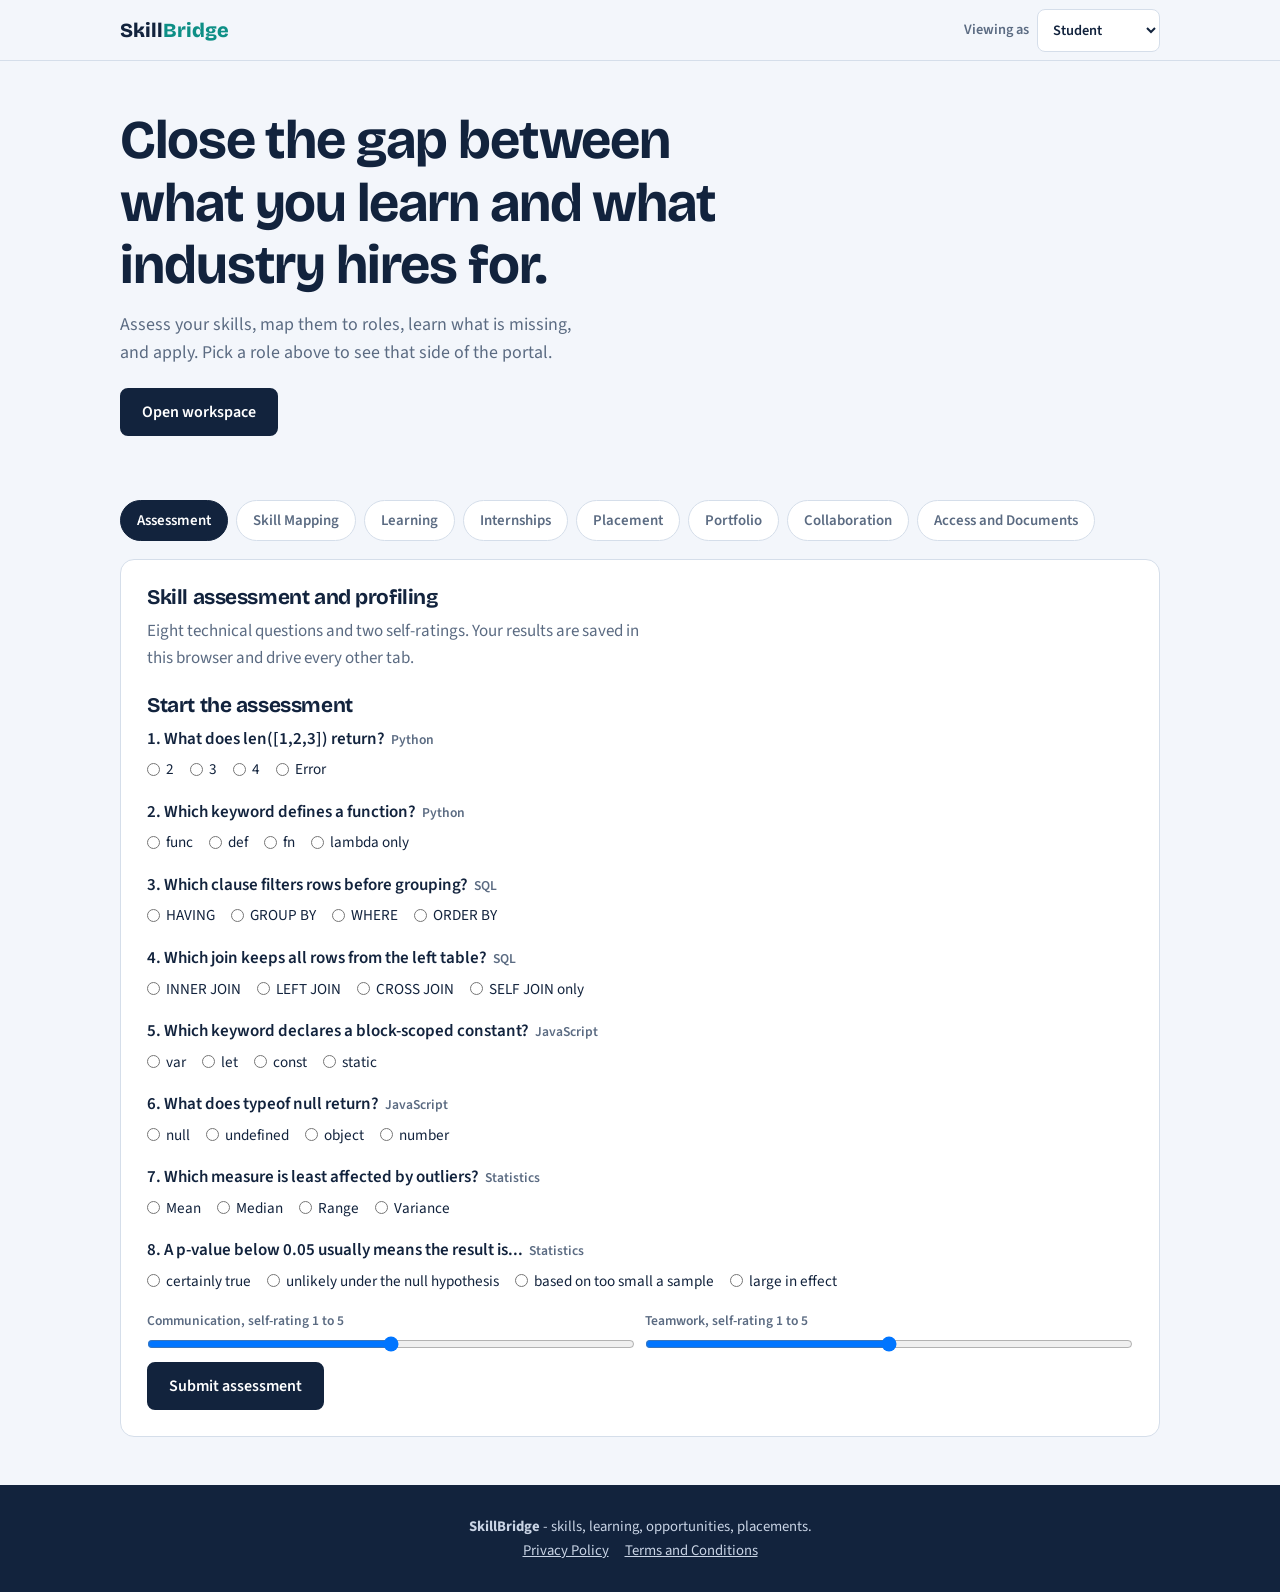
<file: index.html>
<!DOCTYPE html>
<html lang="en">
<head>
<meta charset="UTF-8">
<meta name="viewport" content="width=device-width, initial-scale=1">
<title>SkillBridge - Academia-Industry Collaboration Portal</title>
<link rel="icon" href="data:image/svg+xml,%3Csvg xmlns='http://www.w3.org/2000/svg' viewBox='0 0 32 32'%3E%3Crect width='32' height='32' rx='7' fill='%2312233D'/%3E%3Cpath d='M5 23h22M8 23v-6a8 8 0 0 1 16 0v6' fill='none' stroke='%230E8F86' stroke-width='3'/%3E%3C/svg%3E">
<link href="https://fonts.googleapis.com/css2?family=Bricolage+Grotesque:wght@500;700;800&family=Source+Sans+3:wght@400;600&display=swap" rel="stylesheet">
<style>
:root{--paper:#F3F6FB;--ink:#12233D;--muted:#5B6B82;--line:#D5DEEA;--teal:#0E8F86;--teal-soft:#DDF3F1;--amber:#F2A33A;--coral:#D9534F;--white:#fff;--head:'Bricolage Grotesque','Trebuchet MS',sans-serif;--body:'Source Sans 3','Segoe UI',sans-serif}
*{box-sizing:border-box;margin:0;padding:0}
html{scroll-behavior:smooth}
body{font-family:var(--body);background:var(--paper);color:var(--ink);line-height:1.6;font-size:17px}
h1,h2,h3{font-family:var(--head);line-height:1.15;letter-spacing:-.02em}
a{color:inherit}
:focus-visible{outline:3px solid var(--amber);outline-offset:2px}
.wrap{max-width:1080px;margin:0 auto;padding:0 20px}
section{padding:48px 0}
h2{font-size:clamp(1.7rem,4vw,2.4rem);margin-bottom:10px}
h3{font-size:1.3rem;margin-bottom:8px}
.lead{color:var(--muted);max-width:62ch;margin-bottom:22px}
header{position:sticky;top:0;z-index:10;background:rgba(243,246,251,.94);border-bottom:1px solid var(--line)}
.nav{display:flex;align-items:center;justify-content:space-between;height:60px;gap:12px}
.logo{font-family:var(--head);font-weight:800;font-size:1.25rem;text-decoration:none}
.logo span{color:var(--teal)}
.nav label{font-size:.9rem;font-weight:600;color:var(--muted);display:flex;align-items:center;gap:8px}
.btn{display:inline-block;background:var(--ink);color:var(--white);padding:11px 20px;border-radius:8px;font:600 1rem var(--body);text-decoration:none;border:2px solid var(--ink);cursor:pointer}
.btn:hover{background:var(--teal);border-color:var(--teal)}
.btn.alt{background:transparent;color:var(--ink)}
.btn.alt:hover{background:var(--ink);color:var(--white)}
.hero{padding:48px 0 16px}
.hero h1{font-size:clamp(2.1rem,5.5vw,3.4rem);margin-bottom:14px;max-width:20ch}
.hero p{color:var(--muted);font-size:1.12rem;margin-bottom:20px;max-width:52ch}
select,input[type=text],input[type=number],textarea{font:inherit;padding:9px 11px;border:1px solid var(--line);border-radius:8px;background:var(--white);color:var(--ink);max-width:100%}
select{cursor:pointer}
.tabs{display:flex;gap:8px;flex-wrap:wrap;margin-bottom:18px}
.tab{padding:9px 16px;border-radius:999px;border:1px solid var(--line);background:var(--white);font:600 .93rem var(--body);cursor:pointer;color:var(--muted)}
.tab:hover{border-color:var(--ink)}
.tab[aria-selected=true]{background:var(--ink);color:var(--white);border-color:var(--ink)}
.panel{background:var(--white);border:1px solid var(--line);border-radius:14px;padding:26px}
.card{border:1px solid var(--line);border-radius:10px;padding:16px;margin-bottom:16px;background:var(--paper)}
.grid2{display:grid;grid-template-columns:1fr 1fr;gap:16px}
.skill{margin-bottom:12px}
.skill-row{display:flex;justify-content:space-between;font-size:.92rem;font-weight:600;margin-bottom:5px}
.track{position:relative;height:12px;background:var(--line);border-radius:6px}
.have{position:absolute;left:0;top:0;bottom:0;border-radius:6px;background:var(--teal)}
.have.low{background:var(--coral)}
.need{position:absolute;top:-4px;bottom:-4px;width:3px;background:var(--ink);border-radius:2px}
.item{display:flex;justify-content:space-between;align-items:center;gap:12px;padding:12px 0;border-bottom:1px solid var(--line);flex-wrap:wrap}
.item:last-child{border-bottom:0}
.item b{display:block}
.item span.m{color:var(--muted);font-size:.9rem}
.pill{display:inline-block;padding:2px 11px;border-radius:999px;font-weight:700;font-size:.82rem;background:var(--teal-soft);color:#0A6B64;margin-right:6px}
.pill.mid{background:#FCEBCF;color:#8A5A0B}
.pill.low{background:#F9DEDD;color:#8E2B28}
.sm{padding:6px 14px;border-radius:6px;border:1.5px solid var(--ink);background:transparent;font:600 .85rem var(--body);cursor:pointer;color:var(--ink)}
.sm:hover{background:var(--ink);color:var(--white)}
.sm.done{background:var(--teal);border-color:var(--teal);color:var(--white);cursor:default}
fieldset{border:0;margin-bottom:14px}
legend{font-weight:600;margin-bottom:4px}
legend em{font-style:normal;color:var(--muted);font-size:.85rem;margin-left:6px}
.opt{display:inline-flex;align-items:center;gap:6px;margin-right:16px;font-size:.95rem}
.f{display:grid;grid-template-columns:repeat(auto-fit,minmax(170px,1fr));gap:10px;align-items:end;margin-bottom:10px}
.f label{display:flex;flex-direction:column;font-size:.85rem;font-weight:600;color:var(--muted);gap:4px}
.chk{display:flex;gap:12px;flex-wrap:wrap;font-size:.92rem;margin-bottom:10px}
.chk label{display:flex;align-items:center;gap:5px}
table{width:100%;border-collapse:collapse}
th,td{text-align:left;padding:10px 12px;border-bottom:1px solid var(--line);font-size:.95rem}
th{color:var(--muted);font-family:var(--head)}
.scroll{overflow-x:auto}
.bar{display:grid;grid-template-columns:120px 1fr 44px;gap:12px;align-items:center;margin-bottom:10px;font-size:.92rem;font-weight:600}
.bar div{height:14px;background:var(--line);border-radius:8px;overflow:hidden}
.bar i{display:block;height:100%;background:var(--amber)}
.stats{display:grid;grid-template-columns:repeat(4,1fr);gap:12px;margin-bottom:18px}
.stat{border:1px solid var(--line);border-radius:10px;padding:14px;background:var(--paper)}
.stat b{font-family:var(--head);font-size:1.7rem;display:block}
.stat span{color:var(--muted);font-size:.88rem}
.note{color:var(--muted);font-size:.9rem;margin:8px 0 14px}
#legal{display:none}
#legal p,#legal li{max-width:70ch;margin-bottom:10px}
#legal ul{padding-left:20px}
footer{background:var(--ink);color:#C9D4E5;padding:30px 0;text-align:center;font-size:.92rem}
footer a{margin:0 8px}
.toast{position:fixed;bottom:20px;right:20px;background:var(--ink);color:var(--white);padding:12px 20px;border-radius:8px;z-index:100;display:none}
.toast.show{display:block}
@media(max-width:820px){.grid2,.stats{grid-template-columns:1fr 1fr}.bar{grid-template-columns:90px 1fr 40px}section{padding:36px 0}}
@media(max-width:520px){.grid2,.stats{grid-template-columns:1fr}.nav label span{display:none}}
@media print{header,.tabs,footer,.hero,.noprint{display:none!important}.panel{border:0}}
</style>
</head>
<body>
<header><div class="wrap nav">
<a class="logo" href="#top">Skill<span>Bridge</span></a>
<label for="roleSel"><span>Viewing as</span>
<select id="roleSel" data-c="role"><option value="student">Student</option><option value="academician">Academician</option><option value="industry">Industry</option><option value="institution">Institution</option></select></label>
</div></header>

<main id="top">
<div id="home">
<section class="hero"><div class="wrap">
<h1>Close the gap between what you learn and what industry hires for.</h1>
<p>Assess your skills, map them to roles, learn what is missing, and apply. Pick a role above to see that side of the portal.</p>
<a class="btn" href="#app">Open workspace</a>
</div></section>
<section id="app"><div class="wrap">
<div class="tabs" role="tablist" id="tabBar"></div>
<div class="panel" id="view"></div>
</div></section>
</div>

<section id="legal"><div class="wrap">
<div id="privacy">
<h2>Privacy Policy</h2>
<p>SkillBridge in this form has no server and no accounts. Everything you enter is stored only in your own browser (local storage) on this device.</p>
<ul>
<li>What is stored: the name you enter, assessment results, courses, applications, portfolio entries, postings you create, and the file name, size and type of any document you add.</li>
<li>Documents you add are not read or uploaded. Only their names and sizes are kept.</li>
<li>No analytics, advertising or tracking cookies are used. Fonts are loaded from Google Fonts, which may receive your IP address as part of that request.</li>
<li>You can delete everything at any time with the "Clear my data" button in the Access tab, or by clearing site data in your browser.</li>
</ul>
<p>If this portal is deployed by an institution or company, that organisation is responsible for its own contact details and any server-side data handling it adds.</p>
</div>
<div id="terms">
<h2>Terms and Conditions</h2>
<ul>
<li>This is a demonstration portal. Companies, internships, courses, events and candidates shown as listings are sample data and are not real offers.</li>
<li>Match scores and readiness figures are indicative calculations from the skill levels you enter or earn here. They do not guarantee selection or placement.</li>
<li>Course completion and skill levels are self-recorded until an institution user marks them as verified.</li>
<li>Do not enter information that is false, belongs to someone else, or that you are not allowed to share.</li>
<li>The portal is provided as is, without warranties of any kind.</li>
</ul>
</div>
<p><a class="btn alt" href="#top">Back to portal</a></p>
</div></section>
</main>

<footer><div class="wrap"><b>SkillBridge</b> - skills, learning, opportunities, placements.<br>
<a href="#privacy">Privacy Policy</a><a href="#terms">Terms and Conditions</a></div></footer>
<div class="toast" id="toast" role="status"></div>

<script>
const SK=['Python','SQL','JavaScript','Statistics','Communication','Teamwork'];
const ROLES={
'Data Analyst':{ind:'Analytics',req:{SQL:70,Statistics:60,Python:60,Communication:60}},
'Web Developer':{ind:'Software',req:{JavaScript:70,Python:40,Communication:50,Teamwork:60}},
'ML Engineer':{ind:'AI and Research',req:{Python:75,Statistics:70,SQL:50,Teamwork:50}}};
const QS=[
['Python','What does len([1,2,3]) return?',['2','3','4','Error'],1],
['Python','Which keyword defines a function?',['func','def','fn','lambda only'],1],
['SQL','Which clause filters rows before grouping?',['HAVING','GROUP BY','WHERE','ORDER BY'],2],
['SQL','Which join keeps all rows from the left table?',['INNER JOIN','LEFT JOIN','CROSS JOIN','SELF JOIN only'],1],
['JavaScript','Which keyword declares a block-scoped constant?',['var','let','const','static'],2],
['JavaScript','What does typeof null return?',['null','undefined','object','number'],2],
['Statistics','Which measure is least affected by outliers?',['Mean','Median','Range','Variance'],1],
['Statistics','A p-value below 0.05 usually means the result is...',['certainly true','unlikely under the null hypothesis','based on too small a sample','large in effect'],1]];
const COURSES=[
{id:'c1',t:'SQL for Analysts',k:'Course',s:'SQL',w:'4 weeks'},
{id:'c2',t:'Python Foundations',k:'Certification',s:'Python',w:'6 weeks'},
{id:'c3',t:'Statistics with Python',k:'Course',s:'Statistics',w:'5 weeks'},
{id:'c4',t:'Modern JavaScript',k:'Certification',s:'JavaScript',w:'6 weeks'},
{id:'c5',t:'Technical Communication',k:'Workshop',s:'Communication',w:'2 days'},
{id:'c6',t:'Team Projects in Practice',k:'Training',s:'Teamwork',w:'1 week'}];
const POSTS0=[
{id:'p1',t:'Data Analyst Intern',c:'Nilgiri Analytics',k:'Internship',req:{SQL:60,Statistics:50}},
{id:'p2',t:'Frontend Developer',c:'Marina Labs',k:'Full-time',req:{JavaScript:70,Communication:60}},
{id:'p3',t:'ML Apprentice',c:'Kaveri AI',k:'Apprenticeship',req:{Python:70,Statistics:60}},
{id:'p4',t:'IoT Live Project',c:'Coromandel Systems',k:'Project',req:{Python:50,Teamwork:60}},
{id:'p5',t:'Junior Data Analyst',c:'Nilgiri Analytics',k:'Full-time',req:{SQL:70,Python:60,Communication:60}}];
const FAC=[
{id:'f1',t:'Faculty internship in data engineering',k:'Faculty internship',c:'Nilgiri Analytics'},
{id:'f2',t:'Industrial training: cloud basics',k:'Industrial training',c:'Marina Labs'},
{id:'f3',t:'FDP on applied machine learning',k:'FDP',c:'Kaveri AI'},
{id:'f4',t:'Campus sensor network study',k:'Consultancy',c:'Coromandel Systems'},
{id:'f5',t:'Language tools for Tamil',k:'Research collaboration',c:'Kaveri AI'}];
const EV0=[
{id:'e1',t:'Career paths in analytics',k:'Mentorship',c:'Nilgiri Analytics'},
{id:'e2',t:'Data in manufacturing',k:'Guest lecture',c:'Coromandel Systems'},
{id:'e3',t:'Git and team workflow',k:'Workshop',c:'Marina Labs'},
{id:'e4',t:'Campus energy dashboard',k:'Innovation challenge',c:'Coromandel Systems'},
{id:'e5',t:'Inventory forecasting',k:'Live project',c:'Nilgiri Analytics'}];
const CANDS=[
{n:'Candidate 1',s:{SQL:85,Python:70,Statistics:75,Communication:70,JavaScript:30,Teamwork:65}},
{n:'Candidate 2',s:{JavaScript:85,Python:55,SQL:40,Statistics:35,Communication:75,Teamwork:80}},
{n:'Candidate 3',s:{Python:80,Statistics:80,SQL:60,JavaScript:40,Communication:55,Teamwork:60}}];
const STAGES=['Applied','Shortlisted','Interview','Offer'];
const TABS=[
['assess','Assessment','student'],['map','Skill Mapping','student,institution'],
['learn','Learning','student,academician'],['intern','Internships','student,industry'],
['place','Placement','student,industry'],['portfolio','Portfolio','student,institution'],
['fac','Academician','academician,institution'],['collab','Collaboration','student,academician,industry,institution'],
['analytics','Analytics','industry,institution'],['access','Access and Documents','student,academician,industry,institution']];

const def=()=>({role:'student',name:'Piyush',target:'Data Analyst',base:{},bonus:{},assessed:false,enrolled:{},done:{},applied:{},stage:{},posts:[],events:[],projects:[],achv:[],fac:{},joined:{},docs:[],ver:{},tab:'assess',cp:'',cm:70});
let S=def();
try{Object.assign(S,JSON.parse(localStorage.getItem('sb')||'{}'))}catch(e){}
const save=()=>{try{localStorage.setItem('sb',JSON.stringify(S))}catch(e){}};
const $=s=>document.querySelector(s);
const esc=s=>String(s).replace(/[&<>"']/g,c=>({'&':'&amp;','<':'&lt;','>':'&gt;','"':'&quot;',"'":'&#39;'}[c]));
let tt;
function toast(m){const t=$('#toast');t.textContent=m;t.className='toast show';clearTimeout(tt);tt=setTimeout(()=>t.className='toast',2800)}

const lv=k=>Math.min(100,(S.base[k]||0)+(S.bonus[k]||0));
const fit=(req,get=lv)=>{const e=Object.entries(req);return Math.round(e.reduce((a,[k,r])=>a+Math.min(get(k),r)/r,0)/e.length*100)};
const cls=n=>n>=80?'':n>=60?' mid':' low';
const pill=n=>`<span class="pill${cls(n)}">${n}%</span>`;
const bar=(k,h,r)=>`<div class="skill"><div class="skill-row"><span>${esc(k)}</span><span>${h}%${r?' / '+r+'%':''}</span></div><div class="track"><div class="have${r&&h<r?' low':''}" style="width:${h}%"></div>${r?`<div class="need" style="left:${r}%"></div>`:''}</div></div>`;
const allPosts=()=>POSTS0.concat(S.posts);
const allEv=()=>EV0.concat(S.events);
const reqText=r=>Object.entries(r).map(([k,v])=>`${esc(k)} ${v}%`).join(', ');
const roleSel=()=>`<label>Target role <select data-c="target">${Object.keys(ROLES).map(r=>`<option${r===S.target?' selected':''}>${r}</option>`).join('')}</select></label>`;
const kb=n=>n<1024?n+' B':Math.round(n/1024)+' KB';
const isIn=(role,tab)=>TABS.find(t=>t[0]===tab)[2].split(',').includes(role);
const canVerify=()=>S.role==='institution';
const vbadge=key=>S.ver[key]?'<span class="pill">Verified</span>':'<span class="pill mid">Not verified</span>';
const vbtn=key=>canVerify()&&!S.ver[key]?`<button class="sm" data-a="verify" data-v="${key}">Verify</button>`:'';

const V={
assess(){
 const r=ROLES[S.target].req;
 let h=`<h3>Skill assessment and profiling</h3><p class="lead">Eight technical questions and two self-ratings. Your results are saved in this browser and drive every other tab.</p>`;
 if(S.assessed){
  const gaps=Object.entries(r).filter(([k,v])=>lv(k)<v).map(([k])=>k);
  h+=`<div class="card"><div class="item"><b>Your profile against ${esc(S.target)}</b>${roleSel()}</div>${SK.map(k=>bar(k,lv(k),r[k]||0)).join('')}<p class="note">${gaps.length?'Gaps: '+gaps.map(esc).join(', ')+'. See the Learning tab.':'You meet every requirement for this role.'}</p></div>`;
 }
 h+=`<h3>${S.assessed?'Retake':'Start'} the assessment</h3>`;
 h+=QS.map((q,i)=>`<fieldset><legend>${i+1}. ${esc(q[1])}<em>${q[0]}</em></legend>${q[2].map((o,j)=>`<label class="opt"><input type="radio" name="q${i}" value="${j}"> ${esc(o)}</label>`).join('')}</fieldset>`).join('');
 h+=`<div class="f">${['Communication','Teamwork'].map(k=>`<label>${k}, self-rating 1 to 5<input type="range" min="1" max="5" value="${S.assessed?Math.max(1,Math.round(lv(k)/20)):3}" id="s_${k}"></label>`).join('')}</div><button class="btn" data-a="submitAssess">Submit assessment</button>`;
 return h;
},
map(){
 const r=ROLES[S.target];
 const ranked=Object.entries(ROLES).map(([n,o])=>[n,fit(o.req),o]).sort((a,b)=>b[1]-a[1]);
 const gaps=Object.entries(r.req).filter(([k,v])=>lv(k)<v);
 const path=gaps.map(([k])=>COURSES.find(c=>c.s===k)).filter(Boolean);
 const posts=allPosts().map(p=>[p,fit(p.req)]).sort((a,b)=>b[1]-a[1]).slice(0,3);
 return `<h3>Skill mapping</h3><p class="lead">Your skills mapped to roles, industries, learning pathways and open postings.${S.assessed?'':' Take the assessment first for meaningful results.'}</p>
 <div class="item"><div>${roleSel()}</div><div>Industry: <b style="display:inline">${esc(r.ind)}</b> ${pill(fit(r.req))}</div></div>
 <div class="grid2"><div class="card"><b>Skills against role</b><div style="margin-top:10px">${Object.entries(r.req).map(([k,v])=>bar(k,lv(k),v)).join('')}</div></div>
 <div class="card"><b>All roles ranked by fit</b>${ranked.map(x=>`<div class="item"><div><b>${esc(x[0])}</b><span class="m">${esc(x[2].ind)}</span></div>${pill(x[1])}</div>`).join('')}</div></div>
 <div class="card"><b>Learning pathway</b>${path.length?path.map(c=>`<div class="item"><div><b>${esc(c.t)}</b><span class="m">${c.k}, ${c.w}, builds ${esc(c.s)}</span></div></div>`).join('')+'<p class="note">Enrol from the Learning tab.</p>':'<p class="note">No gaps for this role.</p>'}</div>
 <div class="card"><b>Best matching postings</b>${posts.map(([p,m])=>`<div class="item"><div><b>${esc(p.t)}</b><span class="m">${esc(p.c)}, ${p.k}</span></div>${pill(m)}</div>`).join('')}</div>`;
},
learn(){
 const rows=COURSES.map(c=>{
  let b=S.done[c.id]?'<button class="sm done" disabled>Completed</button>':S.enrolled[c.id]?`<button class="sm" data-a="complete" data-v="${c.id}">Mark complete</button>`:`<button class="sm" data-a="enroll" data-v="${c.id}">Enroll</button>`;
  return `<div class="item"><div><b>${esc(c.t)}</b><span class="m">${c.k}, ${c.w}, builds ${esc(c.s)} (current ${lv(c.s)}%)</span></div>${b}</div>`}).join('');
 return `<h3>Learning and certification</h3><p class="lead">Completing an item adds 15 points to its skill and a certificate to your portfolio. Catalogue entries are sample listings.</p>${rows}`;
},
intern(){
 let h=`<h3>Internships, projects and apprenticeships</h3><p class="lead">Match scores compare your current skills with what each post needs.</p>`;
 if(S.role==='industry'){
  h+=`<div class="card"><b>Post an opportunity</b><div class="f" style="margin-top:10px"><label>Title<input type="text" id="pt" maxlength="60"></label><label>Company<input type="text" id="pc" maxlength="60"></label><label>Type<select id="pk"><option>Internship</option><option>Project</option><option>Apprenticeship</option><option>Full-time</option></select></label><label>Minimum level (%)<input type="number" id="pm" min="10" max="100" value="60"></label></div>
  <div class="chk">${SK.map(k=>`<label><input type="checkbox" class="psk" value="${k}"> ${k}</label>`).join('')}</div><button class="btn" data-a="postJob">Publish</button></div>`;
 }
 const list=allPosts().filter(p=>S.role==='industry'||p.k!=='Full-time');
 h+=`<div class="scroll"><table><thead><tr><th>Role</th><th>Company</th><th>Type</th><th>Needs</th><th>Match</th>${S.role==='student'?'<th></th>':''}</tr></thead><tbody>`;
 h+=list.map(p=>`<tr><td>${esc(p.t)}</td><td>${esc(p.c)}</td><td>${p.k}</td><td>${reqText(p.req)}</td><td>${pill(fit(p.req))}</td>${S.role==='student'?`<td>${applyBtn(p.id)}</td>`:''}</tr>`).join('');
 return h+'</tbody></table></div>';
},
place(){
 const fp=allPosts().filter(p=>p.k==='Full-time');
 let h=`<h3>Placement support</h3><p class="lead">Job postings, application tracking, and skill-based shortlisting.</p>`;
 if(S.role==='student'){
  h+=`<div class="card"><b>Job openings</b>${fp.map(p=>`<div class="item"><div><b>${esc(p.t)}</b><span class="m">${esc(p.c)}, needs ${reqText(p.req)}</span></div><div>${pill(fit(p.req))}${applyBtn(p.id)}</div></div>`).join('')}</div>`;
 }
 const apps=allPosts().filter(p=>S.applied[p.id]);
 h+=`<div class="card"><b>Application tracker</b>${apps.length?apps.map(p=>`<div class="item"><div><b>${esc(p.t)}</b><span class="m">${esc(p.c)}, ${p.k}</span></div><div><span class="pill${S.stage[p.id]===3?'':' mid'}">${STAGES[S.stage[p.id]]}</span>${S.role==='industry'&&S.stage[p.id]<3?`<button class="sm" data-a="adv" data-v="${p.id}">Move to ${STAGES[S.stage[p.id]+1]}</button>`:''}</div></div>`).join(''):'<p class="note">No applications yet.</p>'}</div>`;
 if(S.role==='industry'){
  const sel=fp.find(p=>p.id===S.cp)||fp[0];
  if(sel){
   const me={n:S.name+' (student profile)',s:Object.fromEntries(SK.map(k=>[k,lv(k)]))};
   const rk=CANDS.concat(me).map(c=>[c,fit(sel.req,k=>c.s[k]||0)]).sort((a,b)=>b[1]-a[1]);
   h+=`<div class="card"><b>Candidate recommendations and shortlisting</b><div class="f" style="margin-top:10px"><label>Posting<select data-c="cp">${fp.map(p=>`<option value="${p.id}"${p.id===sel.id?' selected':''}>${esc(p.t)} - ${esc(p.c)}</option>`).join('')}</select></label><label>Shortlist at match of at least (%)<input type="number" data-c="cm" min="10" max="100" value="${S.cm}"></label></div>
   ${rk.map(([c,m])=>`<div class="item"><div><b>${esc(c.n)}</b></div><div>${pill(m)}${m>=S.cm?'<span class="pill">Shortlisted</span>':''}</div></div>`).join('')}<p class="note">Candidates 1 to 3 are sample profiles.</p></div>`;
  }
 }
 return h;
},
portfolio(){
 const pk=SK.filter(k=>lv(k)>0);
 const certs=COURSES.filter(c=>S.done[c.id]);
 const ints=allPosts().filter(p=>S.applied[p.id]&&p.k!=='Full-time');
 const stu=S.role==='student';
 return `<h3>Digital student portfolio</h3>
 <div class="f"><label>Name<input type="text" data-c="name" value="${esc(S.name)}" maxlength="50" ${stu?'':'disabled'}></label></div>
 <div class="card"><b>Skills</b>${pk.length?pk.map(k=>`<div class="item"><div><b>${esc(k)}</b><span class="m">${lv(k)}%</span></div><div>${vbadge('sk:'+k)}${vbtn('sk:'+k)}</div></div>`).join(''):'<p class="note">Take the assessment to add skills.</p>'}</div>
 <div class="card"><b>Certifications</b>${certs.length?certs.map(c=>`<div class="item"><div><b>${esc(c.t)}</b><span class="m">${c.k}</span></div><div>${vbadge('c:'+c.id)}${vbtn('c:'+c.id)}</div></div>`).join(''):'<p class="note">Complete a course to add one.</p>'}</div>
 <div class="card"><b>Internships and projects</b>${ints.length?ints.map(p=>`<div class="item"><div><b>${esc(p.t)}</b><span class="m">${esc(p.c)}, ${STAGES[S.stage[p.id]]}</span></div><div>${vbadge('i:'+p.id)}${vbtn('i:'+p.id)}</div></div>`).join(''):'<p class="note">Apply from the Internships tab.</p>'}</div>
 <div class="card"><b>Projects</b>${S.projects.map((p,i)=>`<div class="item"><div><b>${esc(p.t)}</b><span class="m">${esc(p.d)}</span></div><div>${vbadge('pr:'+i)}${vbtn('pr:'+i)}</div></div>`).join('')}
 ${stu?`<div class="f"><label>Title<input type="text" id="prt" maxlength="60"></label><label>Description<input type="text" id="prd" maxlength="140"></label><button class="sm" data-a="addProject">Add project</button></div>`:''}</div>
 <div class="card"><b>Achievements</b>${S.achv.map(a=>`<div class="item"><div>${esc(a)}</div></div>`).join('')}
 ${stu?`<div class="f"><label>Achievement<input type="text" id="acv" maxlength="100"></label><button class="sm" data-a="addAchv">Add</button></div>`:''}</div>
 <div class="noprint"><button class="btn" data-a="copyPf">Copy summary</button> <button class="btn alt" data-a="printPf">Print</button></div>`;
},
fac(){
 return `<h3>Academician opportunities</h3><p class="lead">Faculty internships, industrial training, FDPs, consultancy and research collaborations. Listings are samples.</p>`+
 FAC.map(f=>`<div class="item"><div><b>${esc(f.t)}</b><span class="m">${f.k}, ${esc(f.c)}</span></div>${S.fac[f.id]?'<button class="sm done" disabled>Registered</button>':`<button class="sm" data-a="fac" data-v="${f.id}">Register interest</button>`}</div>`).join('');
},
collab(){
 let h=`<h3>Industry and academia collaboration</h3><p class="lead">Mentorships, guest lectures, workshops, innovation challenges and live projects.</p>`;
 if(S.role!=='student'){
  h+=`<div class="card"><b>Propose an activity</b><div class="f" style="margin-top:10px"><label>Title<input type="text" id="et" maxlength="60"></label><label>Host<input type="text" id="ec" maxlength="60"></label><label>Type<select id="ek"><option>Mentorship</option><option>Guest lecture</option><option>Workshop</option><option>Innovation challenge</option><option>Live project</option></select></label><button class="sm" data-a="propose">Add</button></div></div>`;
 }
 return h+allEv().map(e=>`<div class="item"><div><b>${esc(e.t)}</b><span class="m">${e.k}, ${esc(e.c)}</span></div>${S.joined[e.id]?'<button class="sm done" disabled>Joined</button>':`<button class="sm" data-a="join" data-v="${e.id}">Join</button>`}</div>`).join('');
},
analytics(){
 const ps=allPosts(),n=ps.length;
 const avg=Math.round(SK.reduce((a,k)=>a+lv(k),0)/SK.length);
 const ready=fit(ROLES[S.target].req);
 const apps=ps.filter(p=>S.applied[p.id]);
 const dem=SK.map(k=>[k,Math.round(ps.filter(p=>k in p.req).length/n*100)]).sort((a,b)=>b[1]-a[1]);
 return `<h3>Dashboards and analytics</h3><p class="lead">Every figure is calculated from activity in this browser: your assessment, courses, applications and the postings listed. No cohort data is invented.</p>
 <div class="stats"><div class="stat"><b>${avg}%</b><span>Average skill level</span></div><div class="stat"><b>${ready}%</b><span>Readiness for ${esc(S.target)}</span></div><div class="stat"><b>${Object.keys(S.done).length}/${COURSES.length}</b><span>Courses completed</span></div><div class="stat"><b>${apps.length}</b><span>Applications (${apps.filter(p=>p.k!=='Full-time').length} internship, ${apps.filter(p=>p.k==='Full-time').length} job)</span></div></div>
 <div class="grid2"><div class="card"><b>Skill development</b><div style="margin-top:10px">${SK.map(k=>bar(k,lv(k),0)).join('')}</div></div>
 <div class="card"><b>Skill demand across ${n} postings</b><div style="margin-top:10px">${dem.map(d=>`<div class="bar">${esc(d[0])}<div><i style="width:${d[1]}%"></i></div>${d[1]}%</div>`).join('')}</div></div></div>`;
},
access(){
 const perms={student:'Assessment, mapping, learning, applications, own portfolio and documents.',academician:'Faculty opportunities, learning, collaboration and documents.',industry:'Post opportunities, candidate recommendations, application tracking, analytics.',institution:'Verify portfolio items and documents, view analytics, propose collaboration.'};
 const docs=S.docs.map((d,i)=>`<div class="item"><div><b>${esc(d.n)}</b><span class="m">${esc(d.k)}, ${kb(d.s)}</span></div><div><span class="pill${d.st==='Verified'?'':' mid'}">${d.st}</span>${canVerify()&&d.st!=='Verified'?`<button class="sm" data-a="verDoc" data-v="${i}">Verify</button>`:''}<button class="sm" data-a="delDoc" data-v="${i}">Remove</button></div></div>`).join('');
 return `<h3>Role-based access and documents</h3><p class="lead">Use the "Viewing as" selector in the header. Each role sees only its own tabs.</p>
 <div class="card"><b>What each role can do</b>${Object.entries(perms).map(([r,t])=>`<div class="item"><div><b style="text-transform:capitalize">${r}${r===S.role?' (current)':''}</b><span class="m">${t}</span></div></div>`).join('')}</div>
 <div class="card"><b>Documents</b><p class="note">Only the file name, size and type are kept in this browser. Files are not uploaded anywhere.</p>${docs||'<p class="note">No documents yet.</p>'}
 <div class="f" style="margin-top:10px"><label>Type<select id="dk"><option>Transcript</option><option>Certificate</option><option>Offer letter</option><option>Project report</option></select></label><label>File<input type="file" data-c="file"></label></div></div>
 <button class="btn alt" data-a="reset">Clear my data</button>`;
}};

function applyBtn(id){return S.applied[id]?'<button class="sm done" disabled>Applied</button>':S.role==='student'?`<button class="sm" data-a="apply" data-v="${id}">Apply</button>`:''}

const act={
tab(v){S.tab=v;render()},
submitAssess(){
 const sc={};let miss=0;
 QS.forEach((q,i)=>{const c=document.querySelector(`input[name=q${i}]:checked`);if(!c){miss++;return}sc[q[0]]=(sc[q[0]]||0)+(+c.value===q[3]?50:0)});
 if(miss){toast(miss+' question(s) unanswered');return}
 ['Communication','Teamwork'].forEach(k=>sc[k]=+$('#s_'+k).value*20);
 S.base=sc;S.assessed=true;save();render();toast('Assessment saved')},
enroll(v){S.enrolled[v]=1;save();render();toast('Enrolled')},
complete(v){const c=COURSES.find(x=>x.id===v);S.done[v]=1;S.bonus[c.s]=(S.bonus[c.s]||0)+15;save();render();toast(c.s+' increased and certificate added')},
apply(v){S.applied[v]=1;S.stage[v]=0;save();render();toast('Application submitted')},
adv(v){if(S.stage[v]<3)S.stage[v]++;save();render()},
postJob(){
 const t=$('#pt').value.trim(),c=$('#pc').value.trim(),m=Math.min(100,Math.max(10,+$('#pm').value||60));
 const req={};document.querySelectorAll('.psk:checked').forEach(x=>req[x.value]=m);
 if(!t||!c||!Object.keys(req).length){toast('Add a title, company and at least one skill');return}
 S.posts.push({id:'u'+Date.now(),t,c,k:$('#pk').value,req});save();render();toast('Posting published')},
addProject(){const t=$('#prt').value.trim(),d=$('#prd').value.trim();if(!t){toast('Enter a title');return}S.projects.push({t,d});save();render()},
addAchv(){const a=$('#acv').value.trim();if(!a){toast('Enter an achievement');return}S.achv.push(a);save();render()},
verify(v){S.ver[v]=1;save();render();toast('Marked as verified')},
copyPf(){
 const t=`${S.name}\nSkills: ${SK.filter(k=>lv(k)>0).map(k=>k+' '+lv(k)+'%').join(', ')||'none yet'}\nCertifications: ${COURSES.filter(c=>S.done[c.id]).map(c=>c.t).join(', ')||'none yet'}\nProjects: ${S.projects.map(p=>p.t).join(', ')||'none yet'}\nAchievements: ${S.achv.join('; ')||'none yet'}`;
 if(navigator.clipboard&&navigator.clipboard.writeText)navigator.clipboard.writeText(t).then(()=>toast('Summary copied'),()=>toast('Copy blocked by the browser'));else toast('Copy is not supported here')},
printPf(){window.print()},
fac(v){S.fac[v]=1;save();render();toast('Interest registered')},
join(v){S.joined[v]=1;save();render();toast('Joined')},
propose(){const t=$('#et').value.trim(),c=$('#ec').value.trim();if(!t||!c){toast('Enter a title and host');return}S.events.push({id:'x'+Date.now(),t,c,k:$('#ek').value});save();render();toast('Activity added')},
verDoc(v){S.docs[+v].st='Verified';save();render()},
delDoc(v){S.docs.splice(+v,1);save();render()},
reset(){if(confirm('Delete all data saved by SkillBridge in this browser?')){try{localStorage.removeItem('sb')}catch(e){}S=def();$('#roleSel').value='student';render();toast('Data cleared')}}
};
const chg={
role(t){S.role=t.value;if(!isIn(S.role,S.tab))S.tab=TABS.find(x=>x[2].split(',').includes(S.role))[0];save();render()},
target(t){S.target=t.value;save();render()},
name(t){S.name=t.value.trim()||'Student';save()},
cp(t){S.cp=t.value;save();render()},
cm(t){S.cm=Math.min(100,Math.max(10,+t.value||70));save();render()},
file(t){const f=t.files[0];if(!f)return;S.docs.push({n:f.name,s:f.size,k:$('#dk').value,st:'Pending'});save();render();toast('Document added')}
};
document.addEventListener('click',e=>{const b=e.target.closest('[data-a]');if(b&&act[b.dataset.a])act[b.dataset.a](b.dataset.v)});
document.addEventListener('change',e=>{const t=e.target;if(t.dataset&&t.dataset.c&&chg[t.dataset.c])chg[t.dataset.c](t)});

function render(){
 if(!isIn(S.role,S.tab))S.tab=TABS.find(x=>x[2].split(',').includes(S.role))[0];
 $('#roleSel').value=S.role;
 $('#tabBar').innerHTML=TABS.filter(t=>t[2].split(',').includes(S.role)).map(t=>`<button class="tab" role="tab" aria-selected="${t[0]===S.tab}" data-a="tab" data-v="${t[0]}">${t[1]}</button>`).join('');
 $('#view').innerHTML=V[S.tab]();
}
function route(){
 const h=location.hash,legal=h==='#privacy'||h==='#terms';
 $('#home').style.display=legal?'none':'';
 $('#legal').style.display=legal?'block':'none';
 $('#privacy').style.display=h==='#privacy'?'':'none';
 $('#terms').style.display=h==='#terms'?'':'none';
 if(legal)window.scrollTo(0,0);
}
window.addEventListener('hashchange',route);
route();render();
</script>
</body>
</html>
</file>
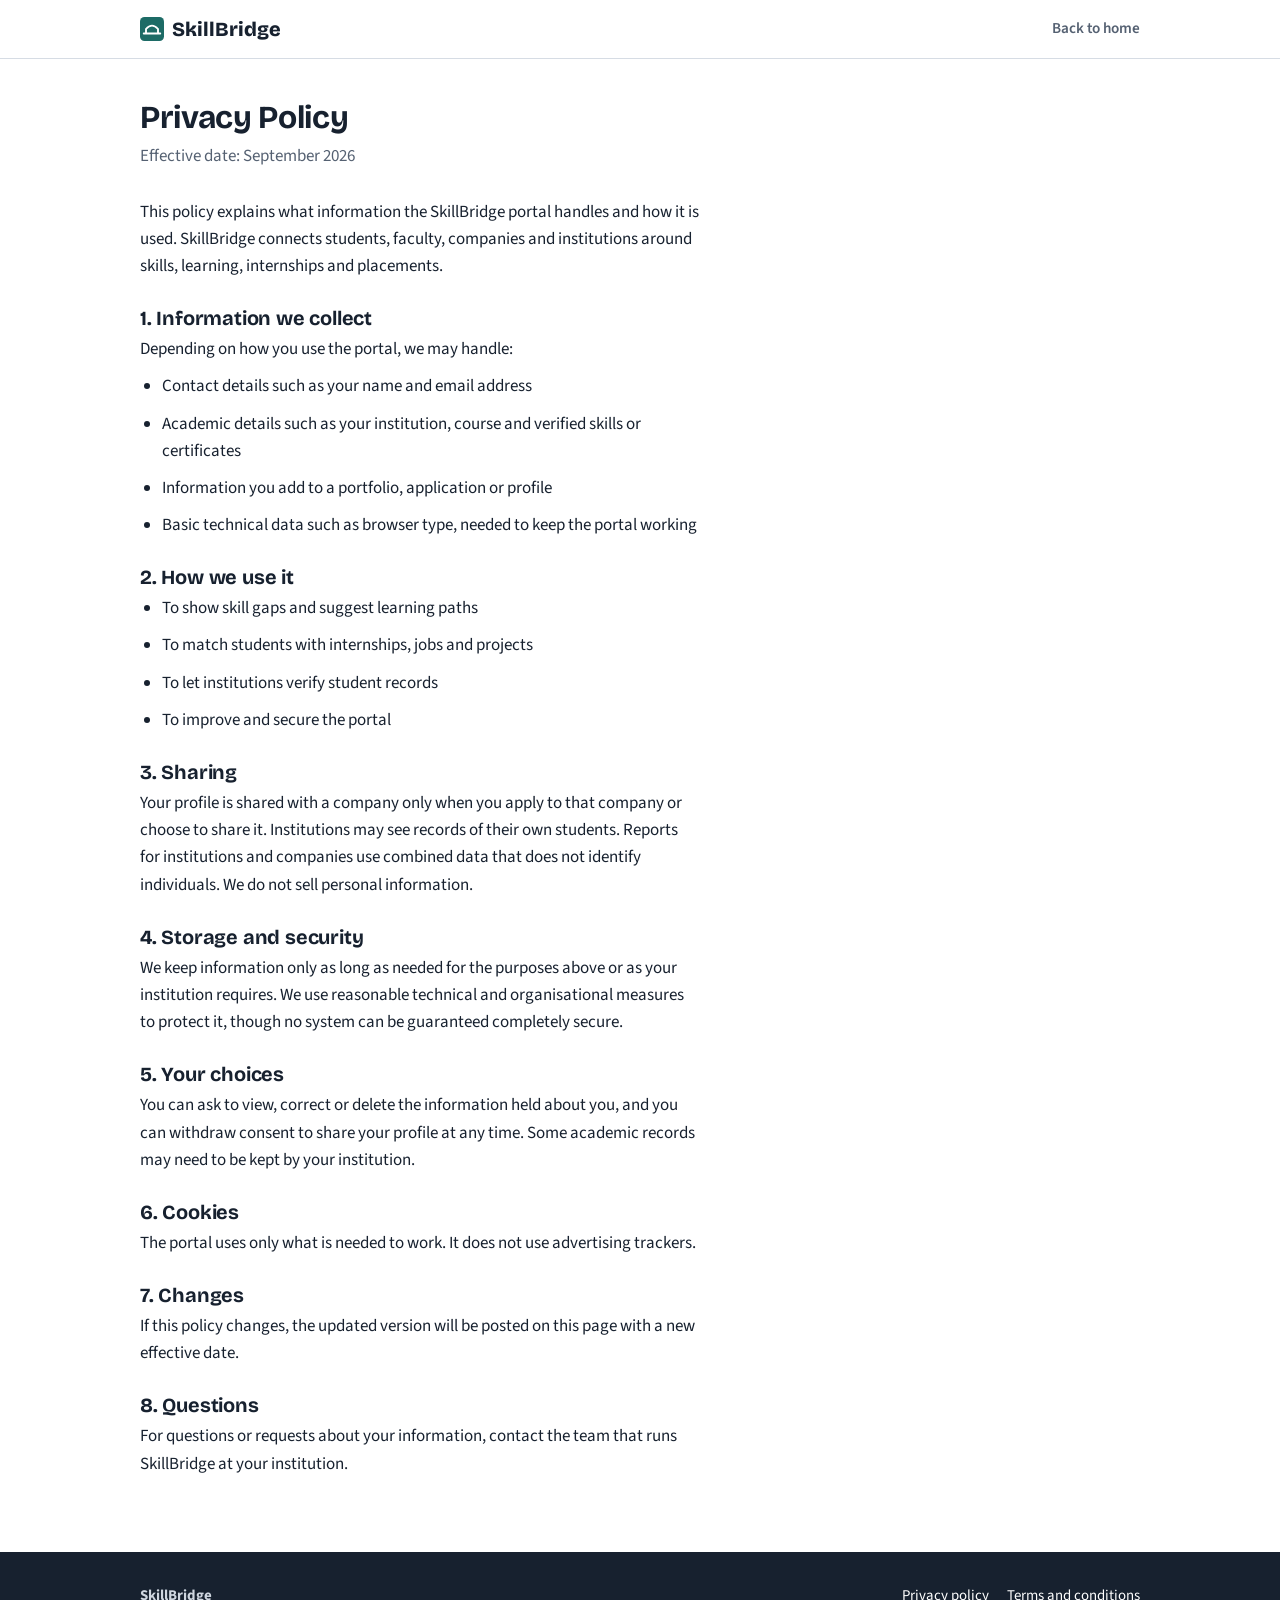
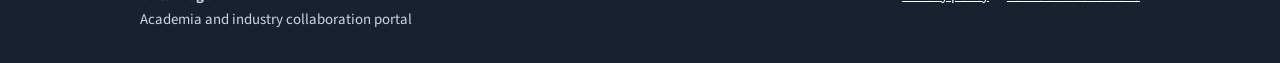
<file: privacy.html>
<!DOCTYPE html>
<html lang="en">
<head>
<meta charset="UTF-8">
<meta name="viewport" content="width=device-width, initial-scale=1">
<title>Privacy Policy | SkillBridge</title>
<link rel="icon" type="image/svg+xml" href="favicon.svg">
<link rel="preconnect" href="https://fonts.googleapis.com">
<link rel="preconnect" href="https://fonts.gstatic.com" crossorigin>
<link href="https://fonts.googleapis.com/css2?family=Bricolage+Grotesque:wght@500;700;800&family=Source+Sans+3:wght@400;600&display=swap" rel="stylesheet">
<link rel="stylesheet" href="style.css">
</head>
<body>

<header>
  <div class="wrap nav">
    <a class="logo" href="index.html"><img src="favicon.svg" alt="" width="24" height="24">SkillBridge</a>
    <nav class="links" aria-label="Main"><a href="index.html">Back to home</a></nav>
  </div>
</header>

<main class="doc">
  <div class="wrap">
    <h1>Privacy Policy</h1>
    <p class="date">Effective date: September 2026</p>

    <p>This policy explains what information the SkillBridge portal handles and how it is used. SkillBridge connects students, faculty, companies and institutions around skills, learning, internships and placements.</p>

    <h2>1. Information we collect</h2>
    <p>Depending on how you use the portal, we may handle:</p>
    <ul>
      <li>Contact details such as your name and email address</li>
      <li>Academic details such as your institution, course and verified skills or certificates</li>
      <li>Information you add to a portfolio, application or profile</li>
      <li>Basic technical data such as browser type, needed to keep the portal working</li>
    </ul>

    <h2>2. How we use it</h2>
    <ul>
      <li>To show skill gaps and suggest learning paths</li>
      <li>To match students with internships, jobs and projects</li>
      <li>To let institutions verify student records</li>
      <li>To improve and secure the portal</li>
    </ul>

    <h2>3. Sharing</h2>
    <p>Your profile is shared with a company only when you apply to that company or choose to share it. Institutions may see records of their own students. Reports for institutions and companies use combined data that does not identify individuals. We do not sell personal information.</p>

    <h2>4. Storage and security</h2>
    <p>We keep information only as long as needed for the purposes above or as your institution requires. We use reasonable technical and organisational measures to protect it, though no system can be guaranteed completely secure.</p>

    <h2>5. Your choices</h2>
    <p>You can ask to view, correct or delete the information held about you, and you can withdraw consent to share your profile at any time. Some academic records may need to be kept by your institution.</p>

    <h2>6. Cookies</h2>
    <p>The portal uses only what is needed to work. It does not use advertising trackers.</p>

    <h2>7. Changes</h2>
    <p>If this policy changes, the updated version will be posted on this page with a new effective date.</p>

    <h2>8. Questions</h2>
    <p>For questions or requests about your information, contact the team that runs SkillBridge at your institution.</p>
  </div>
</main>

<footer>
  <div class="wrap">
    <div><strong>SkillBridge</strong><br>Academia and industry collaboration portal</div>
    <nav aria-label="Legal">
      <a href="privacy.html">Privacy policy</a><a href="terms.html">Terms and conditions</a>
    </nav>
  </div>
</footer>
</body>
</html>
</file>
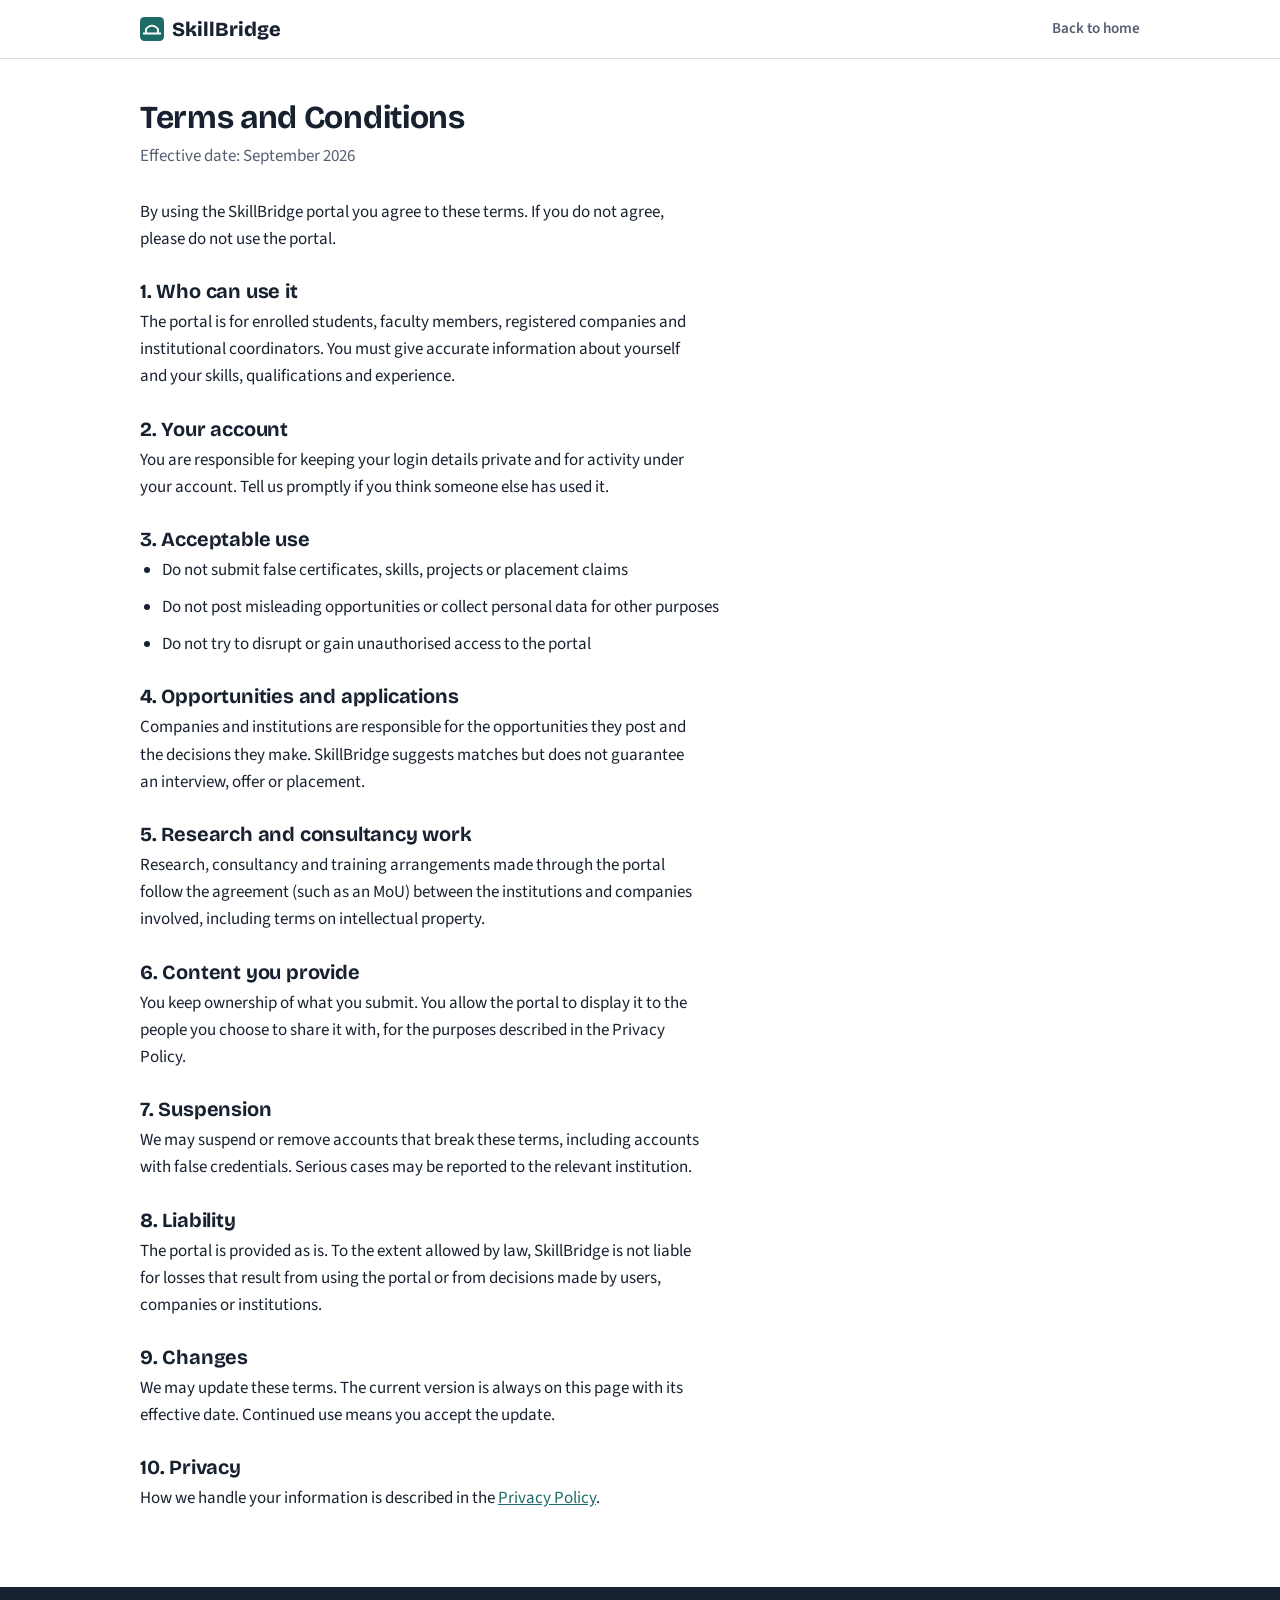
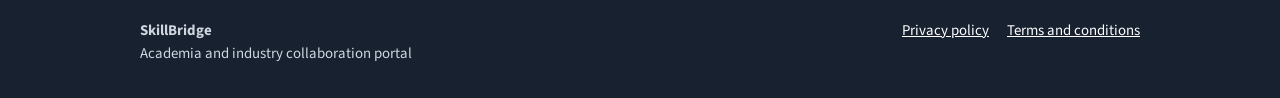
<file: terms.html>
<!DOCTYPE html>
<html lang="en">
<head>
<meta charset="UTF-8">
<meta name="viewport" content="width=device-width, initial-scale=1">
<title>Terms and Conditions | SkillBridge</title>
<link rel="icon" type="image/svg+xml" href="favicon.svg">
<link rel="preconnect" href="https://fonts.googleapis.com">
<link rel="preconnect" href="https://fonts.gstatic.com" crossorigin>
<link href="https://fonts.googleapis.com/css2?family=Bricolage+Grotesque:wght@500;700;800&family=Source+Sans+3:wght@400;600&display=swap" rel="stylesheet">
<link rel="stylesheet" href="style.css">
</head>
<body>

<header>
  <div class="wrap nav">
    <a class="logo" href="index.html"><img src="favicon.svg" alt="" width="24" height="24">SkillBridge</a>
    <nav class="links" aria-label="Main"><a href="index.html">Back to home</a></nav>
  </div>
</header>

<main class="doc">
  <div class="wrap">
    <h1>Terms and Conditions</h1>
    <p class="date">Effective date: September 2026</p>

    <p>By using the SkillBridge portal you agree to these terms. If you do not agree, please do not use the portal.</p>

    <h2>1. Who can use it</h2>
    <p>The portal is for enrolled students, faculty members, registered companies and institutional coordinators. You must give accurate information about yourself and your skills, qualifications and experience.</p>

    <h2>2. Your account</h2>
    <p>You are responsible for keeping your login details private and for activity under your account. Tell us promptly if you think someone else has used it.</p>

    <h2>3. Acceptable use</h2>
    <ul>
      <li>Do not submit false certificates, skills, projects or placement claims</li>
      <li>Do not post misleading opportunities or collect personal data for other purposes</li>
      <li>Do not try to disrupt or gain unauthorised access to the portal</li>
    </ul>

    <h2>4. Opportunities and applications</h2>
    <p>Companies and institutions are responsible for the opportunities they post and the decisions they make. SkillBridge suggests matches but does not guarantee an interview, offer or placement.</p>

    <h2>5. Research and consultancy work</h2>
    <p>Research, consultancy and training arrangements made through the portal follow the agreement (such as an MoU) between the institutions and companies involved, including terms on intellectual property.</p>

    <h2>6. Content you provide</h2>
    <p>You keep ownership of what you submit. You allow the portal to display it to the people you choose to share it with, for the purposes described in the Privacy Policy.</p>

    <h2>7. Suspension</h2>
    <p>We may suspend or remove accounts that break these terms, including accounts with false credentials. Serious cases may be reported to the relevant institution.</p>

    <h2>8. Liability</h2>
    <p>The portal is provided as is. To the extent allowed by law, SkillBridge is not liable for losses that result from using the portal or from decisions made by users, companies or institutions.</p>

    <h2>9. Changes</h2>
    <p>We may update these terms. The current version is always on this page with its effective date. Continued use means you accept the update.</p>

    <h2>10. Privacy</h2>
    <p>How we handle your information is described in the <a href="privacy.html">Privacy Policy</a>.</p>
  </div>
</main>

<footer>
  <div class="wrap">
    <div><strong>SkillBridge</strong><br>Academia and industry collaboration portal</div>
    <nav aria-label="Legal">
      <a href="privacy.html">Privacy policy</a><a href="terms.html">Terms and conditions</a>
    </nav>
  </div>
</footer>
</body>
</html>
</file>
<file: style.css>
:root{
  --bg:#ffffff; --panel:#f3f5f8; --ink:#17212f; --muted:#556172; --line:#d6dce4;
  --accent:#1d6b66; --accent-dark:#14514d; --warn:#b3412e;
  --head:'Bricolage Grotesque','Trebuchet MS',sans-serif;
  --body:'Source Sans 3','Segoe UI',Arial,sans-serif;
}
*{box-sizing:border-box;margin:0;padding:0}
html{scroll-behavior:smooth}
@media (prefers-reduced-motion:reduce){html{scroll-behavior:auto}*{transition:none!important}}
body{font-family:var(--body);background:var(--bg);color:var(--ink);line-height:1.6;font-size:17px}
h1,h2,h3{font-family:var(--head);line-height:1.2;letter-spacing:-.01em}
a{color:var(--accent)}
:focus-visible{outline:3px solid #e0a030;outline-offset:2px}
.wrap{max-width:1040px;margin:0 auto;padding:0 20px}
section{padding:56px 0;border-top:1px solid var(--line)}
h2{font-size:clamp(1.6rem,3.5vw,2.1rem);margin-bottom:10px}
.lead{color:var(--muted);max-width:62ch;margin-bottom:28px}

header{position:sticky;top:0;z-index:10;background:var(--bg);border-bottom:1px solid var(--line)}
.nav{display:flex;align-items:center;justify-content:space-between;min-height:58px;gap:16px}
.logo{font-family:var(--head);font-weight:800;font-size:1.25rem;text-decoration:none;color:var(--ink);display:flex;align-items:center;gap:8px}
.logo img{width:24px;height:24px}
.links a{margin-left:20px;text-decoration:none;font-weight:600;font-size:.95rem;color:var(--muted)}
.links a:hover{color:var(--ink)}

.btn{display:inline-block;background:var(--accent);color:#fff;padding:11px 20px;border-radius:4px;font:600 1rem var(--body);text-decoration:none;border:2px solid var(--accent);cursor:pointer}
.btn:hover{background:var(--accent-dark);border-color:var(--accent-dark)}
.btn.alt{background:transparent;color:var(--accent)}
.btn.alt:hover{background:var(--panel);border-color:var(--accent)}

.hero{padding:48px 0 56px;border-top:0}
.hero-grid{display:grid;grid-template-columns:1fr 1fr;gap:40px;align-items:start}
.hero h1{font-size:clamp(2rem,5vw,3rem);margin-bottom:16px}
.hero p{color:var(--muted);font-size:1.1rem;margin-bottom:24px;max-width:44ch}
.hero .btn{margin:0 10px 10px 0}

.checker{border:1px solid var(--line);border-radius:6px;padding:20px;background:var(--panel)}
.checker h2{font-size:1.2rem;margin-bottom:12px}
.checker label.pick{display:block;font-weight:600;font-size:.92rem;margin-bottom:4px}
select{font:inherit;padding:8px 10px;border:1px solid var(--line);border-radius:4px;background:#fff;color:var(--ink);width:100%;margin-bottom:14px}
.skill-list{margin-bottom:14px}
.skill-list label{display:flex;align-items:center;gap:10px;padding:6px 0;cursor:pointer}
.skill-list input{width:18px;height:18px;accent-color:var(--accent)}
.bar{height:10px;background:#fff;border:1px solid var(--line);border-radius:5px;overflow:hidden;margin:6px 0 10px}
.bar i{display:block;height:100%;width:0;background:var(--accent);transition:width .3s}
.result{font-weight:600;margin-bottom:8px}
.gaps{list-style:none;font-size:.95rem;color:var(--muted)}
.gaps li{padding:6px 0 6px 12px;border-left:3px solid var(--warn);margin-bottom:6px;background:#fff}
.gaps li b{color:var(--ink)}
.note{font-size:.88rem;color:var(--muted);margin-top:10px}

.steps{list-style:none;display:grid;grid-template-columns:repeat(4,1fr);gap:20px;counter-reset:s}
.steps li{counter-increment:s;border-top:3px solid var(--accent);padding-top:12px}
.steps li::before{content:counter(s) ".";font-family:var(--head);font-weight:700;color:var(--accent);display:block;margin-bottom:2px}
.steps h3{font-size:1.1rem;margin-bottom:4px}
.steps p{color:var(--muted);font-size:.96rem}

.feat{display:grid;grid-template-columns:1fr 1fr;gap:6px 40px}
.feat div{padding:12px 0;border-bottom:1px solid var(--line)}
.feat h3{font-size:1.05rem;margin-bottom:2px}
.feat p{color:var(--muted);font-size:.96rem}

.tabs{display:flex;gap:6px;flex-wrap:wrap;margin-bottom:16px}
.tab{padding:9px 16px;border:1px solid var(--line);border-radius:4px;background:#fff;font:600 .95rem var(--body);cursor:pointer;color:var(--muted)}
.tab:hover{border-color:var(--ink);color:var(--ink)}
.tab[aria-selected="true"]{background:var(--ink);color:#fff;border-color:var(--ink)}
.panel{display:none;border:1px solid var(--line);border-radius:6px;padding:24px}
.panel.on{display:block}
.panel h3{font-size:1.3rem;margin-bottom:12px}
.panel ul{padding-left:20px;display:grid;grid-template-columns:1fr 1fr;gap:6px 32px}

.filters{display:flex;gap:6px;flex-wrap:wrap;margin-bottom:14px}
.filters button{padding:7px 14px;border:1px solid var(--line);border-radius:4px;background:#fff;font:600 .9rem var(--body);cursor:pointer;color:var(--muted)}
.filters button[aria-pressed="true"]{background:var(--ink);border-color:var(--ink);color:#fff}
.table{border:1px solid var(--line);border-radius:6px;overflow-x:auto}
table{width:100%;border-collapse:collapse;min-width:520px}
th,td{text-align:left;padding:12px 16px;border-bottom:1px solid var(--line)}
th{background:var(--panel);font-family:var(--head);font-size:.95rem}
tr:last-child td{border-bottom:0}

footer{background:var(--ink);color:#cfd6e0;padding:32px 0;font-size:.93rem}
footer .wrap{display:flex;justify-content:space-between;gap:16px;flex-wrap:wrap}
footer a{color:#fff}
footer nav a{margin-left:18px}

.doc{padding:40px 0 64px}
.doc h1{font-size:2rem;margin-bottom:6px}
.doc .date{color:var(--muted);margin-bottom:28px}
.doc h2{font-size:1.25rem;margin:26px 0 6px}
.doc p,.doc li{max-width:70ch;margin-bottom:10px}
.doc ul{padding-left:22px}

@media(max-width:820px){
  .hero-grid,.feat,.panel ul{grid-template-columns:1fr}
  .steps{grid-template-columns:1fr 1fr}
  .links{display:none}
  section{padding:44px 0}
  footer nav a{margin:0 18px 0 0}
}
@media(max-width:480px){.steps{grid-template-columns:1fr}}
</file>
